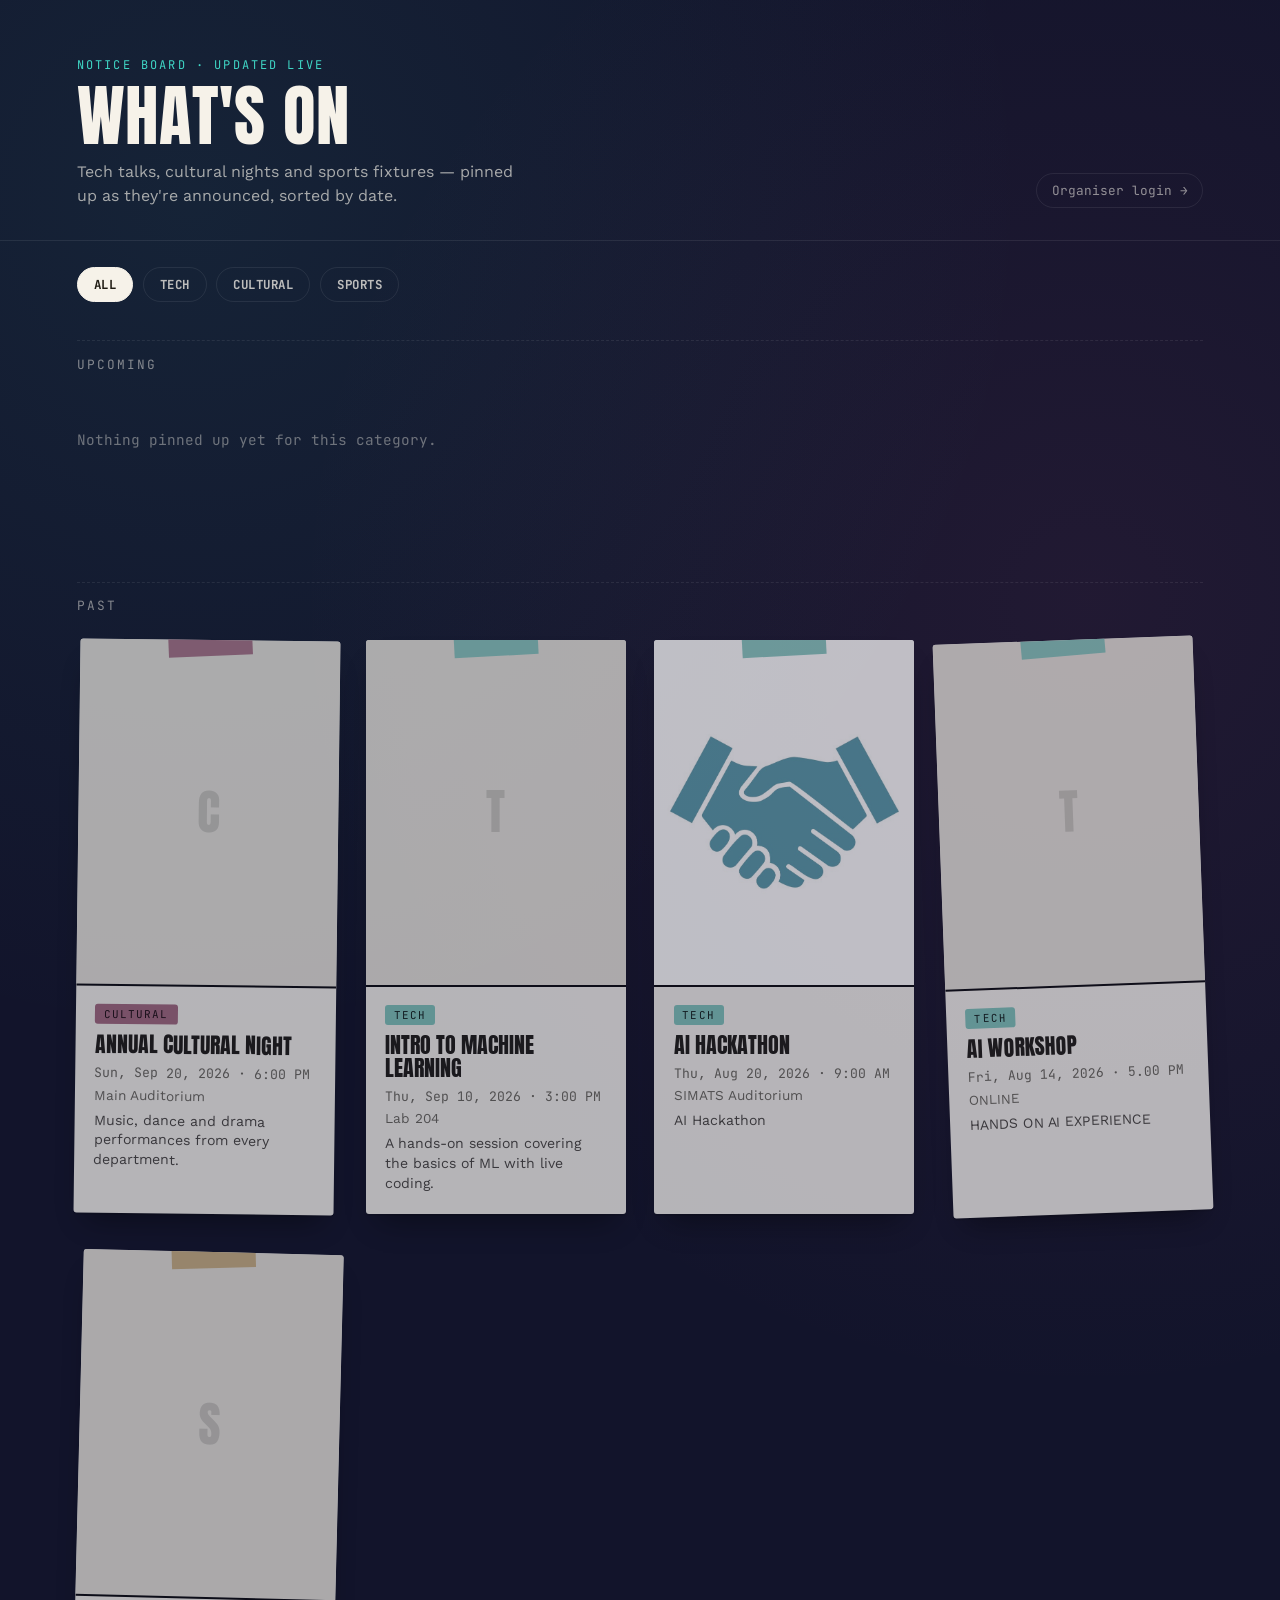
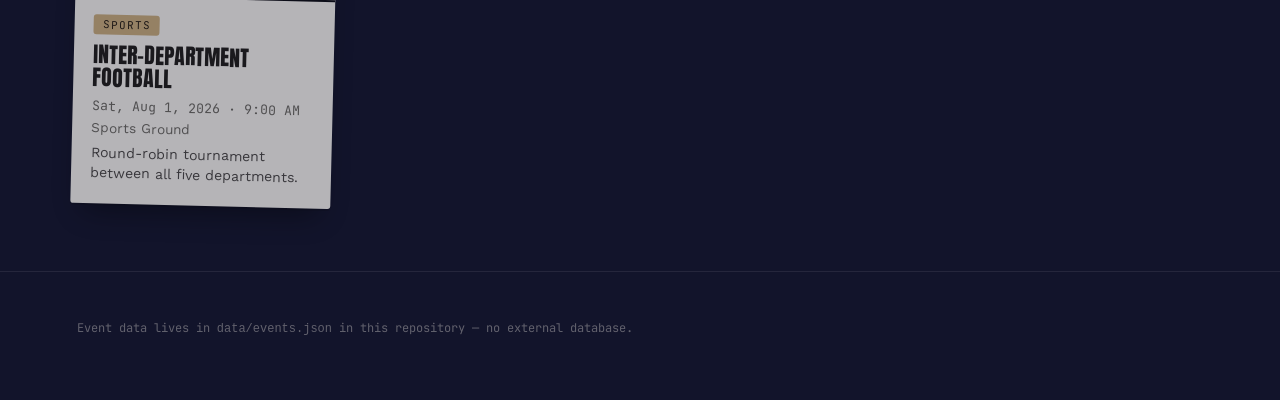
<file: index.html>
<!DOCTYPE html>
<html lang="en">
<head>
<meta charset="UTF-8">
<meta name="viewport" content="width=device-width, initial-scale=1.0">
<title>Department Event Board</title>
<meta name="description" content="Tech, cultural and sports events, pinned up and sorted by date.">
<link rel="stylesheet" href="css/style.css">
</head>
<body>

  <header class="board-header">
    <div class="header-row">
      <div>
        <p class="eyebrow">Notice Board · updated live</p>
        <h1>What's On</h1>
        <p>Tech talks, cultural nights and sports fixtures — pinned up as they're announced, sorted by date.</p>
      </div>
      <a class="admin-link" href="admin.html">Organiser login →</a>
    </div>
  </header>

  <nav class="filters">
    <button class="filter-chip active" data-type="All">All</button>
    <button class="filter-chip" data-type="Tech">Tech</button>
    <button class="filter-chip" data-type="Cultural">Cultural</button>
    <button class="filter-chip" data-type="Sports">Sports</button>
  </nav>

  <main>
    <section class="board-section" id="upcoming-section"></section>
    <section class="board-section" id="past-section"></section>
  </main>

  <footer class="board-footer">
    Event data lives in <code>data/events.json</code> in this repository — no external database.
  </footer>

  <script src="js/app.js"></script>
</body>
</html>
</file>
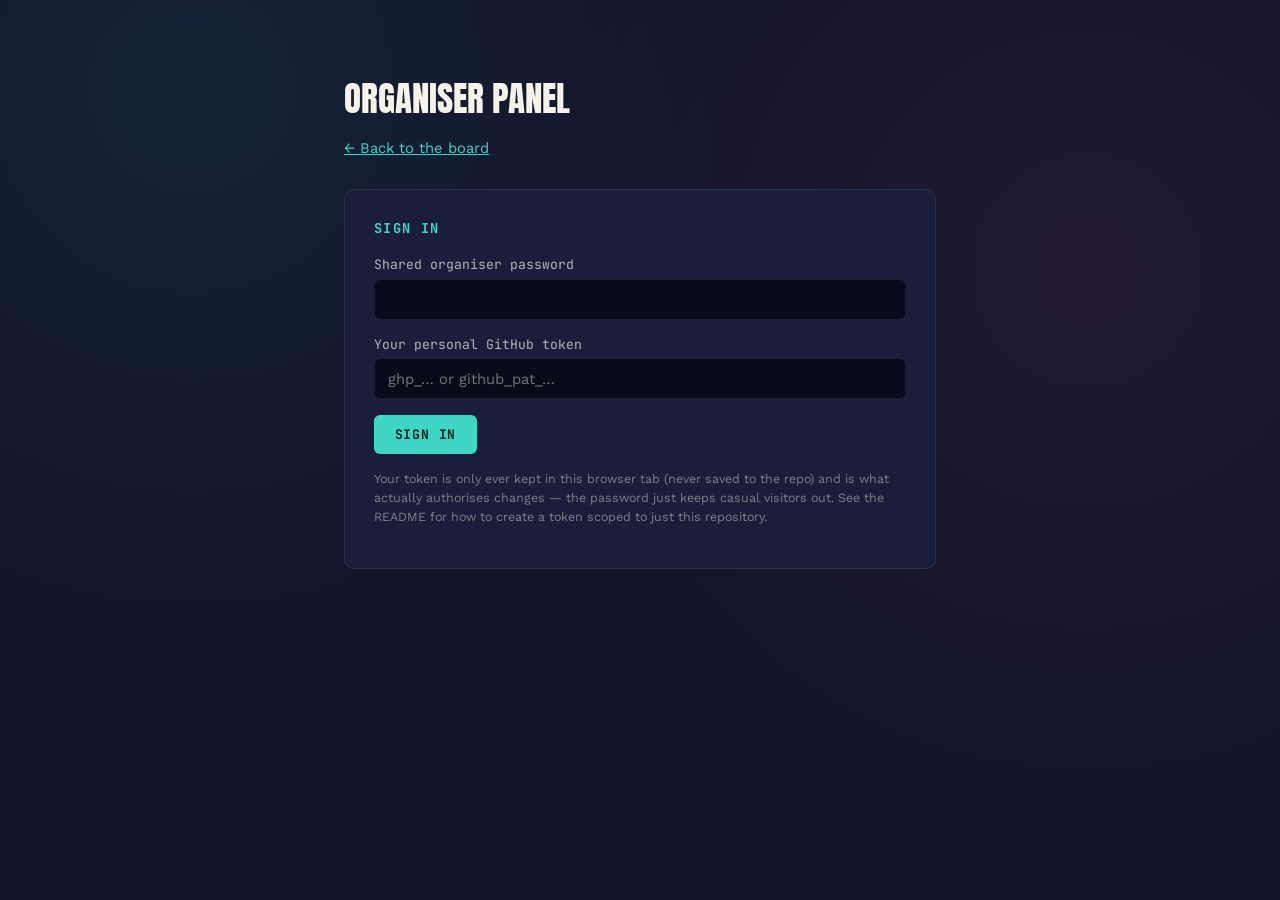
<file: admin.html>
<!DOCTYPE html>
<html lang="en">
<head>
<meta charset="UTF-8">
<meta name="viewport" content="width=device-width, initial-scale=1.0">
<title>Admin — Event Board</title>
<link rel="stylesheet" href="css/style.css">
</head>
<body>
<div class="admin-wrap">

  <h1>Organiser Panel</h1>
  <p class="sub"><a href="index.html" style="color:var(--tech);">← Back to the board</a></p>

  <!-- LOGIN -->
  <div class="panel" id="login-panel">
    <h2>Sign in</h2>
    <form id="login-form">
      <label for="login-password">Shared organiser password</label>
      <input type="password" id="login-password" autocomplete="off" required>

      <label for="login-token">Your personal GitHub token</label>
      <input type="password" id="login-token" autocomplete="off" placeholder="ghp_… or github_pat_…" required>

      <div id="login-status" class="status-msg"></div>
      <button type="submit">Sign in</button>
    </form>
    <p style="font-size:0.78rem; color:rgba(246,242,233,0.45); margin-top:1rem; line-height:1.5;">
      Your token is only ever kept in this browser tab (never saved to the repo) and is what
      actually authorises changes — the password just keeps casual visitors out. See the README
      for how to create a token scoped to just this repository.
    </p>
  </div>

  <!-- ADMIN -->
  <div class="panel hidden" id="admin-panel">

    <div style="display:flex; justify-content:space-between; align-items:center;">
      <h2 id="form-title">Add an event</h2>
      <button class="secondary" id="logout-btn" type="button" style="padding:0.4rem 0.8rem; font-size:0.7rem;">Sign out</button>
    </div>

    <form id="event-form">
      <label for="f-title">Title</label>
      <input type="text" id="f-title" required>

      <div class="field-row">
        <div>
          <label for="f-type">Type</label>
          <select id="f-type" required>
            <option value="Tech">Tech</option>
            <option value="Cultural">Cultural</option>
            <option value="Sports">Sports</option>
          </select>
        </div>
        <div>
          <label for="f-date">Date</label>
          <input type="date" id="f-date" required>
        </div>
      </div>

      <div class="field-row">
        <div>
          <label for="f-time">Time (optional)</label>
          <input type="text" id="f-time" placeholder="e.g. 4:00 PM">
        </div>
        <div>
          <label for="f-venue">Venue (optional)</label>
          <input type="text" id="f-venue" placeholder="e.g. Main Auditorium">
        </div>
      </div>

      <label for="f-desc">Description (optional)</label>
      <textarea id="f-desc" placeholder="A line or two about the event"></textarea>

      <label for="f-poster">Poster image (optional, resized automatically)</label>
      <input type="file" id="f-poster" accept="image/*">

      <div id="form-status" class="status-msg"></div>

      <div style="display:flex; gap:0.6rem;">
        <button type="submit" id="submit-btn">Publish event</button>
        <button type="button" class="secondary hidden" id="cancel-edit">Cancel edit</button>
      </div>
    </form>
  </div>

  <div class="panel hidden" id="admin-panel-list-wrap">
    <h2>All events</h2>
    <div id="list-status" class="status-msg"></div>
    <div id="event-list"></div>
  </div>

  <script src="js/config.js"></script>
  <script src="js/github-api.js"></script>
  <script src="js/admin.js"></script>
  <script>
    // keep the list panel's visibility in sync with the admin panel
    const obs = new MutationObserver(() => {
      document.getElementById("admin-panel-list-wrap")
        .classList.toggle("hidden", document.getElementById("admin-panel").classList.contains("hidden"));
    });
    obs.observe(document.getElementById("admin-panel"), { attributes: true, attributeFilter: ["class"] });
  </script>
</div>
</body>
</html>
</file>
<file: css/style.css>
/* ===========================================================
   EVENT BOARD — visual identity
   Concept: a department notice board. Each event is a flyer
   pinned to the board with a strip of coloured tape, sitting
   very slightly askew, the way real paper does.
   =========================================================== */

@import url('https://fonts.googleapis.com/css2?family=Anton&family=Work+Sans:wght@400;500;600;700&family=JetBrains+Mono:wght@500;700&display=swap');

:root{
  --ink:        #12142B;   /* board background */
  --ink-deep:   #0A0B1A;
  --cork:       #1B1E3A;   /* board panel */
  --paper:      #F6F2E9;   /* flyer paper */
  --paper-dim:  #E9E3D3;
  --text:       #201C14;
  --muted:      #6B6656;
  --line:       rgba(255,255,255,0.08);

  --tech:       #3FD6C5;   /* electric teal */
  --cultural:   #D6588C;   /* plum magenta */
  --sports:     #E8A93D;   /* amber */

  --focus:      #FFD166;
}

*{ box-sizing: border-box; }

html{ scroll-behavior: smooth; }

body{
  margin: 0;
  background:
    radial-gradient(circle at 15% 10%, rgba(63,214,197,0.08), transparent 40%),
    radial-gradient(circle at 85% 30%, rgba(214,88,140,0.08), transparent 45%),
    var(--ink);
  color: var(--paper);
  font-family: 'Work Sans', sans-serif;
  min-height: 100vh;
}

a{ color: inherit; }

:focus-visible{
  outline: 3px solid var(--focus);
  outline-offset: 2px;
}

/* ---------- header ---------- */

.board-header{
  padding: 3.5rem 6vw 2rem;
  border-bottom: 1px solid var(--line);
}

.board-header .eyebrow{
  font-family: 'JetBrains Mono', monospace;
  font-size: 0.75rem;
  letter-spacing: 0.18em;
  text-transform: uppercase;
  color: var(--tech);
  margin: 0 0 0.6rem;
}

.board-header h1{
  font-family: 'Anton', sans-serif;
  font-weight: 400;
  font-size: clamp(2.4rem, 6vw, 4.2rem);
  letter-spacing: 0.01em;
  line-height: 0.95;
  margin: 0 0 0.8rem;
  text-transform: uppercase;
}

.board-header p{
  max-width: 46ch;
  color: rgba(246,242,233,0.65);
  font-size: 1rem;
  line-height: 1.5;
  margin: 0;
}

.header-row{
  display: flex;
  justify-content: space-between;
  align-items: flex-end;
  gap: 1.5rem;
  flex-wrap: wrap;
}

.admin-link{
  font-family: 'JetBrains Mono', monospace;
  font-size: 0.8rem;
  text-decoration: none;
  color: rgba(246,242,233,0.55);
  border: 1px solid var(--line);
  padding: 0.5rem 0.9rem;
  border-radius: 999px;
  white-space: nowrap;
  transition: border-color .15s, color .15s;
}
.admin-link:hover{ border-color: var(--tech); color: var(--tech); }

/* ---------- filters ---------- */

.filters{
  display: flex;
  gap: 0.6rem;
  flex-wrap: wrap;
  padding: 1.6rem 6vw 0;
}

.filter-chip{
  font-family: 'JetBrains Mono', monospace;
  font-size: 0.78rem;
  letter-spacing: 0.04em;
  text-transform: uppercase;
  background: transparent;
  border: 1.5px solid var(--line);
  color: rgba(246,242,233,0.75);
  padding: 0.5rem 1rem;
  border-radius: 999px;
  cursor: pointer;
  transition: all .15s;
}

.filter-chip:hover{ border-color: rgba(246,242,233,0.4); }

.filter-chip.active[data-type="All"]{ background: var(--paper); color: var(--text); border-color: var(--paper); }
.filter-chip.active[data-type="Tech"]{ background: var(--tech); color: #06231F; border-color: var(--tech); }
.filter-chip.active[data-type="Cultural"]{ background: var(--cultural); color: #2B0A18; border-color: var(--cultural); }
.filter-chip.active[data-type="Sports"]{ background: var(--sports); color: #2B1B00; border-color: var(--sports); }

/* ---------- board sections ---------- */

.board-section{ padding: 2.4rem 6vw 1rem; }

.section-label{
  font-family: 'JetBrains Mono', monospace;
  font-size: 0.8rem;
  letter-spacing: 0.16em;
  text-transform: uppercase;
  color: rgba(246,242,233,0.5);
  border-top: 1px dashed var(--line);
  padding-top: 0.9rem;
  margin: 0 0 1.6rem;
}

.flyer-grid{
  display: grid;
  grid-template-columns: repeat(auto-fill, minmax(250px, 1fr));
  gap: 2.4rem 1.8rem;
  padding-bottom: 1rem;
}

/* ---------- flyer card ---------- */

.flyer{
  position: relative;
  background: var(--paper);
  color: var(--text);
  border-radius: 3px;
  padding: 0;
  box-shadow: 0 18px 30px -12px rgba(0,0,0,0.55), 0 2px 0 rgba(0,0,0,0.15);
  transition: transform .2s ease, box-shadow .2s ease;
  overflow: hidden;
}

.flyer:hover{
  transform: rotate(0deg) translateY(-4px) !important;
  box-shadow: 0 26px 38px -14px rgba(0,0,0,0.6), 0 2px 0 rgba(0,0,0,0.15);
}

.flyer .tape{
  position: absolute;
  top: -10px;
  left: 50%;
  transform: translateX(-50%) rotate(-3deg);
  width: 84px;
  height: 26px;
  opacity: 0.9;
  z-index: 2;
}
.flyer[data-type="Tech"] .tape{ background: var(--tech); }
.flyer[data-type="Cultural"] .tape{ background: var(--cultural); }
.flyer[data-type="Sports"] .tape{ background: var(--sports); }

.flyer .poster{
  width: 100%;
  aspect-ratio: 3 / 4;
  object-fit: cover;
  display: block;
  background: var(--paper-dim);
  border-bottom: 2px solid var(--ink-deep);
}

.flyer .poster.placeholder{
  display: flex;
  align-items: center;
  justify-content: center;
  font-family: 'Anton', sans-serif;
  font-size: 3rem;
  color: rgba(32,28,20,0.15);
}

.flyer .body{ padding: 1.1rem 1.2rem 1.3rem; }

.flyer .type-tag{
  display: inline-block;
  font-family: 'JetBrains Mono', monospace;
  font-size: 0.68rem;
  letter-spacing: 0.1em;
  text-transform: uppercase;
  padding: 0.2rem 0.55rem;
  border-radius: 3px;
  margin-bottom: 0.55rem;
  color: #fff;
}
.flyer[data-type="Tech"] .type-tag{ background: var(--tech); color:#06231F; }
.flyer[data-type="Cultural"] .type-tag{ background: var(--cultural); color:#2B0A18; }
.flyer[data-type="Sports"] .type-tag{ background: var(--sports); color:#2B1B00; }

.flyer h3{
  font-family: 'Anton', sans-serif;
  font-weight: 400;
  font-size: 1.35rem;
  line-height: 1.05;
  text-transform: uppercase;
  margin: 0 0 0.5rem;
}

.flyer .date-line{
  font-family: 'JetBrains Mono', monospace;
  font-size: 0.82rem;
  color: var(--muted);
  margin: 0 0 0.35rem;
}

.flyer .venue-line{
  font-size: 0.85rem;
  color: var(--muted);
  margin: 0 0 0.5rem;
}

.flyer .desc{
  font-size: 0.88rem;
  line-height: 1.4;
  color: rgba(32,28,20,0.8);
  margin: 0;
}

.flyer.past{ filter: grayscale(0.55); opacity: 0.72; }

.empty-state{
  font-family: 'JetBrains Mono', monospace;
  color: rgba(246,242,233,0.4);
  padding: 2rem 0 4rem;
  font-size: 0.9rem;
}

/* ---------- footer ---------- */

.board-footer{
  padding: 3rem 6vw 4rem;
  color: rgba(246,242,233,0.35);
  font-family: 'JetBrains Mono', monospace;
  font-size: 0.75rem;
  border-top: 1px solid var(--line);
  margin-top: 2rem;
}

/* ===========================================================
   ADMIN PAGE
   =========================================================== */

.admin-wrap{
  max-width: 720px;
  margin: 0 auto;
  padding: 3rem 5vw 5rem;
}

.admin-wrap h1{
  font-family: 'Anton', sans-serif;
  font-weight: 400;
  text-transform: uppercase;
  font-size: 2.2rem;
  margin-bottom: 0.3rem;
}

.admin-wrap .sub{ color: rgba(246,242,233,0.55); margin-bottom: 2rem; font-size: 0.92rem; }

.panel{
  background: var(--cork);
  border: 1px solid var(--line);
  border-radius: 10px;
  padding: 1.8rem;
  margin-bottom: 1.6rem;
}

.panel h2{
  font-family: 'JetBrains Mono', monospace;
  font-size: 0.85rem;
  letter-spacing: 0.1em;
  text-transform: uppercase;
  color: var(--tech);
  margin: 0 0 1.2rem;
}

label{
  display: block;
  font-size: 0.82rem;
  color: rgba(246,242,233,0.7);
  margin: 0 0 0.35rem;
  font-family: 'JetBrains Mono', monospace;
}

input[type="text"], input[type="password"], input[type="date"], input[type="time"], textarea, select{
  width: 100%;
  background: var(--ink-deep);
  border: 1px solid var(--line);
  color: var(--paper);
  padding: 0.65rem 0.8rem;
  border-radius: 6px;
  font-family: 'Work Sans', sans-serif;
  font-size: 0.92rem;
  margin-bottom: 1rem;
}

textarea{ resize: vertical; min-height: 80px; }

.field-row{ display: grid; grid-template-columns: 1fr 1fr; gap: 1rem; }

button{
  font-family: 'JetBrains Mono', monospace;
  font-size: 0.82rem;
  letter-spacing: 0.06em;
  text-transform: uppercase;
  border: none;
  border-radius: 6px;
  padding: 0.7rem 1.3rem;
  cursor: pointer;
  background: var(--tech);
  color: #06231F;
  font-weight: 700;
  transition: opacity .15s;
}
button:hover{ opacity: 0.85; }
button.secondary{ background: transparent; border: 1px solid var(--line); color: var(--paper); }
button.danger{ background: var(--cultural); color: #2B0A18; }
button:disabled{ opacity: 0.4; cursor: not-allowed; }

.status-msg{
  font-family: 'JetBrains Mono', monospace;
  font-size: 0.8rem;
  padding: 0.7rem 0.9rem;
  border-radius: 6px;
  margin-bottom: 1rem;
  display: none;
}
.status-msg.show{ display: block; }
.status-msg.ok{ background: rgba(63,214,197,0.15); color: var(--tech); }
.status-msg.err{ background: rgba(214,88,140,0.15); color: var(--cultural); }
.status-msg.pending{ background: rgba(232,169,61,0.15); color: var(--sports); }

.event-row{
  display: flex;
  align-items: center;
  gap: 0.9rem;
  padding: 0.8rem 0;
  border-bottom: 1px solid var(--line);
}
.event-row:last-child{ border-bottom: none; }
.event-row img{ width: 46px; height: 60px; object-fit: cover; border-radius: 4px; background: var(--ink-deep); }
.event-row .meta{ flex: 1; min-width: 0; }
.event-row .meta strong{ display: block; font-size: 0.92rem; }
.event-row .meta span{ font-family: 'JetBrains Mono', monospace; font-size: 0.75rem; color: rgba(246,242,233,0.5); }
.event-row .actions{ display: flex; gap: 0.5rem; flex-shrink: 0; }
.event-row .actions button{ padding: 0.4rem 0.7rem; font-size: 0.72rem; }

.hidden{ display: none !important; }

@media (max-width: 560px){
  .field-row{ grid-template-columns: 1fr; }
  .event-row{ flex-wrap: wrap; }
}
</file>
